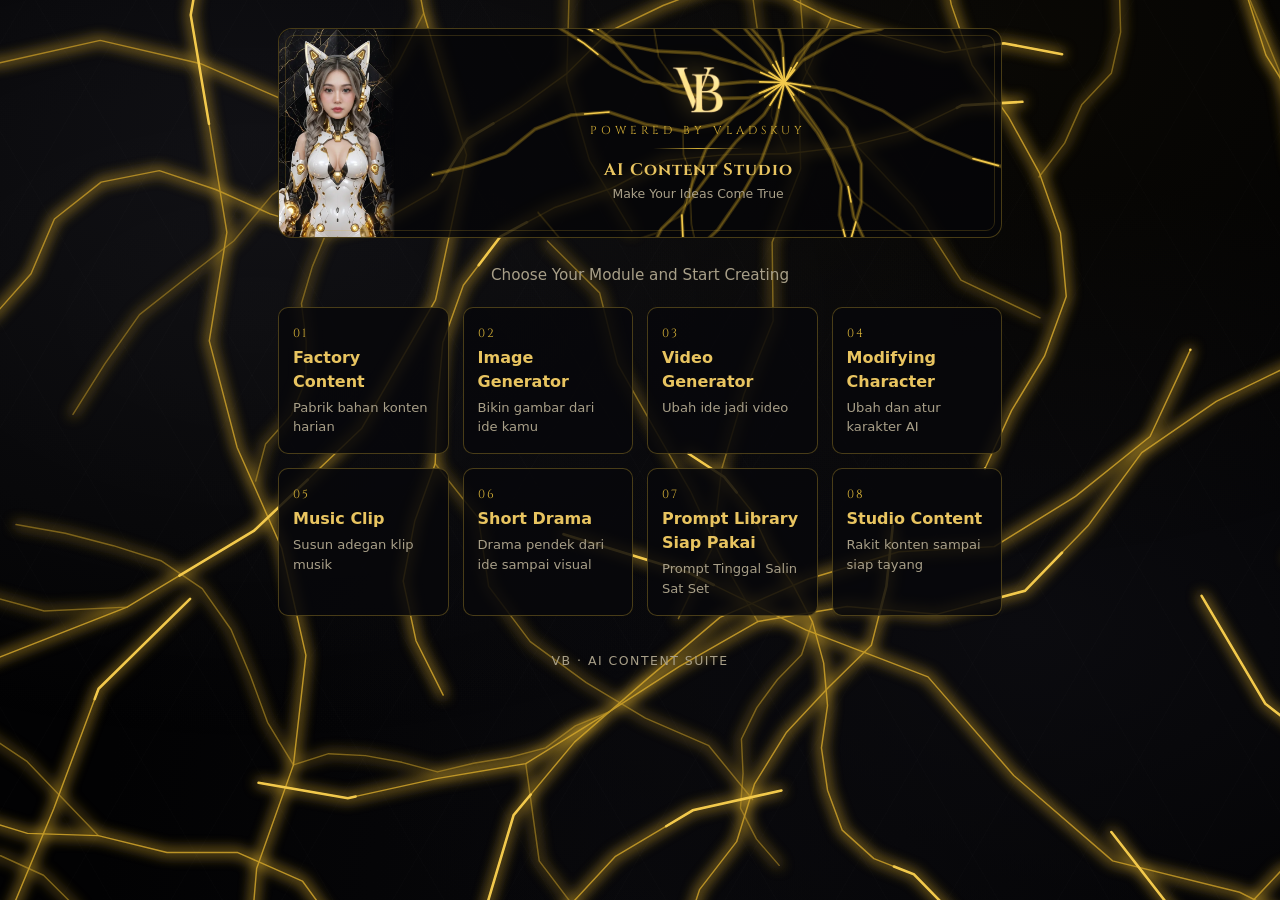
<file: index.html>
<!DOCTYPE html>
<html lang="id">
<head>
<meta charset="UTF-8">
<meta name="viewport" content="width=device-width, initial-scale=1">
<meta name="theme-color" content="#020203">
<title>VB | Powered by Vladskuy</title>
<link rel="preconnect" href="https://fonts.googleapis.com">
<link rel="preconnect" href="https://fonts.gstatic.com" crossorigin>
<link href="https://fonts.googleapis.com/css2?family=Cinzel:wght@500;700&display=swap" rel="stylesheet">
<link rel="stylesheet" href="style.css">
</head>
<body>
<main>
  <section class="banner" aria-label="VB Powered by Vladskuy">
    <svg class="bv" viewBox="0 0 400 200" preserveAspectRatio="xMidYMid slice" aria-hidden="true">
      <g class="bgl" id="bg2"></g><g class="bl" id="bl"></g><g class="bs" id="b0"></g><g class="bs b1" id="b1"></g>
    </svg>
    <img class="mascot" src="gambar/maskot.webp" alt="">
    <div class="bc">
      <img class="logo" src="gambar/logo.png" alt="VB">
      <div class="bn">POWERED BY VLADSKUY</div>
      <div class="rule"></div>
      <div class="tag">AI Content Studio</div>
      <div class="tag2">Make Your Ideas Come True</div>
    </div>
  </section>
  <p class="lead">Choose Your Module and Start Creating</p>
  <div class="grid" id="grid"></div>
  <footer>VB &middot; AI CONTENT SUITE</footer>
</main>
<script src="data.js"></script>
<script src="bg.js"></script>
<script>
MODULES.forEach((m, i) => {
  const a = document.createElement("a");
  a.className = "card"; a.href = "modul.html?m=" + (i + 1); a.style.setProperty("--i", i);
  a.innerHTML = "<small></small><strong></strong><span></span>";
  a.children[0].textContent = m.no; a.children[1].textContent = m.nama; a.children[2].textContent = m.desc;
  document.getElementById("grid").appendChild(a);
});
</script>
</body>
</html>
</file>
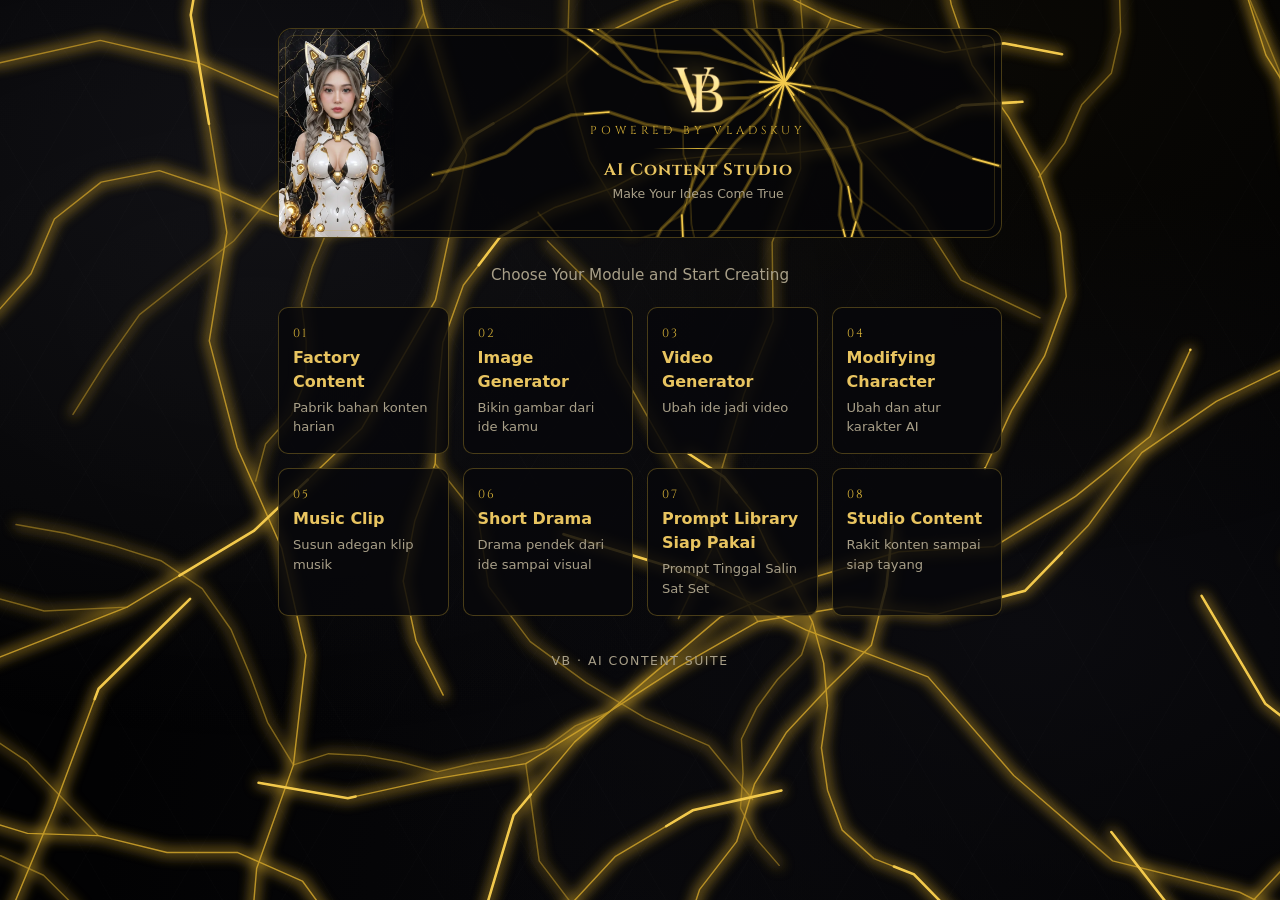
<file: modul.html>
<!DOCTYPE html>
<html lang="id">
<head>
<meta charset="UTF-8">
<meta name="viewport" content="width=device-width, initial-scale=1">
<meta name="theme-color" content="#020203">
<title>Modul | VB Vladskuy Tools</title>
<link rel="preconnect" href="https://fonts.googleapis.com">
<link rel="preconnect" href="https://fonts.gstatic.com" crossorigin>
<link href="https://fonts.googleapis.com/css2?family=Cinzel:wght@500;700&display=swap" rel="stylesheet">
<link rel="stylesheet" href="style.css">
</head>
<body>
<main>
  <a class="back" href="index.html">&lsaquo; Kembali ke beranda</a>
  <div class="mh"><small id="no"></small><h1 id="nm"></h1><p id="gn"></p></div>
  <div id="list"></div>
  <footer>VB &middot; AI CONTENT SUITE</footer>
</main>
<script src="data.js"></script>
<script src="bg.js"></script>
<script>
const idx = parseInt(new URLSearchParams(location.search).get("m"), 10) - 1;
const m = MODULES[idx];
if (!m) { location.replace("index.html"); }
else {
  document.title = m.nama + " | VB Vladskuy Tools";
  document.getElementById("no").textContent = "MODUL " + m.no;
  document.getElementById("nm").textContent = m.nama;
  document.getElementById("gn").textContent = m.guna;
  m.items.forEach((t, i) => {
    const ready = !!t.link;
    const el = document.createElement(ready ? "a" : "div");
    el.className = "row" + (ready ? "" : " soon");
    el.style.setProperty("--i", i);
    if (ready) el.href = t.link;
    el.innerHTML = '<div class="t"><strong></strong><span class="k"></span><span class="j"></span></div><span class="badge"></span>';
    el.querySelector("strong").textContent = t.nama;
    el.querySelector(".k").textContent = t.ket;
    el.querySelector(".j").textContent = t.tipe === "C" ? "GEMINI CANVAS" : "WEB VB";
    const b = el.querySelector(".badge");
    b.textContent = ready ? "READY" : "SOON";
    if (ready) b.classList.add("ok");
    document.getElementById("list").appendChild(el);
  });
}
</script>
</body>
</html>
</file>
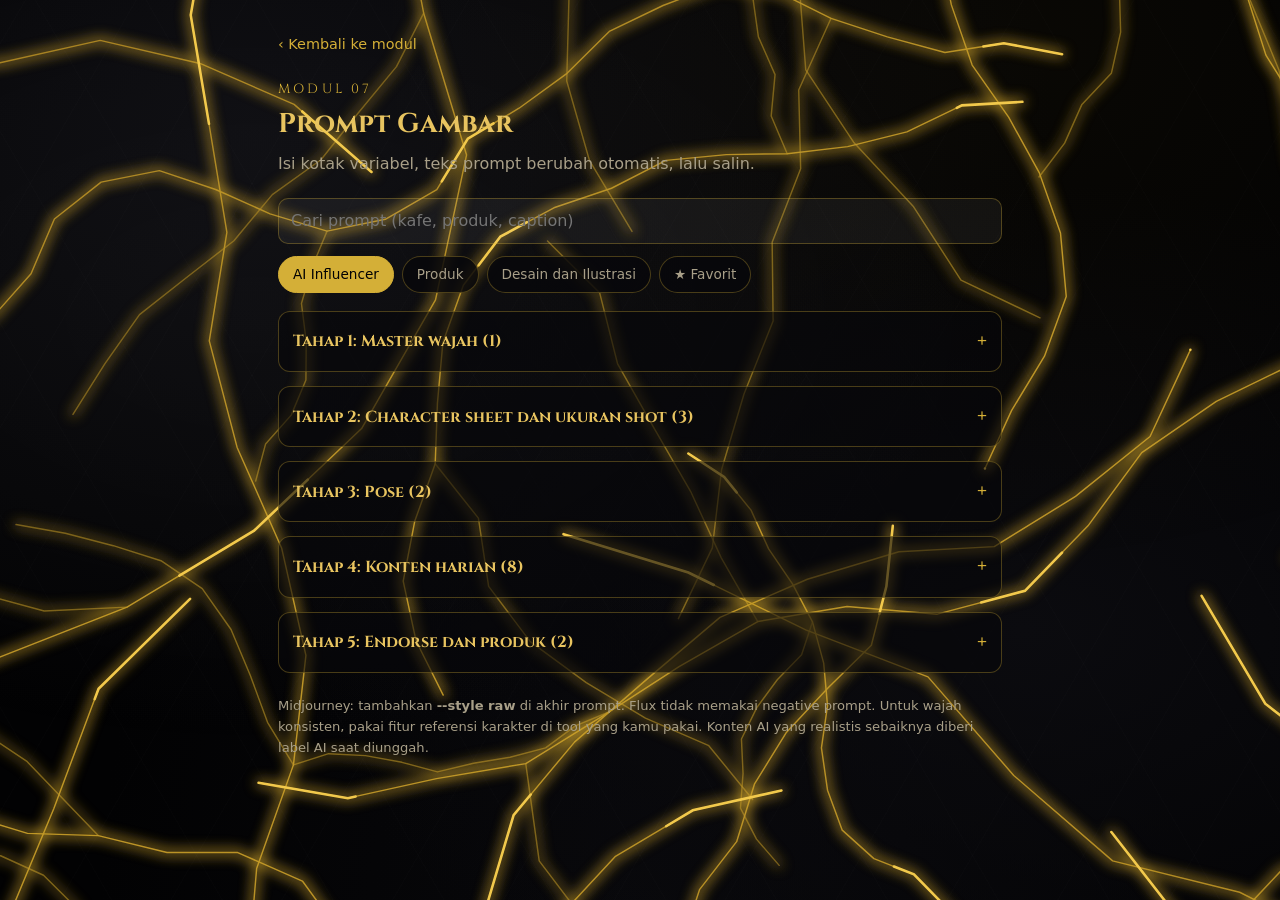
<file: prompt-library.html>
<!DOCTYPE html>
<html lang="id">
<head>
<meta charset="UTF-8">
<meta name="viewport" content="width=device-width, initial-scale=1">
<meta name="theme-color" content="#020203">
<title>Prompt Siap Pakai | VB Vladskuy Tools</title>
<link rel="preconnect" href="https://fonts.googleapis.com">
<link rel="preconnect" href="https://fonts.gstatic.com" crossorigin>
<link href="https://fonts.googleapis.com/css2?family=Cinzel:wght@500;700&display=swap" rel="stylesheet">
<link rel="stylesheet" href="style.css">
<style>
.chips{display:flex;flex-wrap:wrap;gap:8px;margin:0 0 18px}
.chip{font:inherit;font-size:.85rem;color:var(--muted);background:rgba(8,8,11,.84);border:1px solid var(--line);border-radius:999px;padding:7px 14px;cursor:pointer}
.chip[aria-pressed=true]{color:#020203;background:var(--gold);border-color:var(--gold)}
.card{padding:14px;margin-bottom:14px;border:1px solid var(--line);border-left:3px solid var(--gold);border-radius:10px;background:rgba(8,8,11,.84)}
.card h2{margin:0 0 6px;font-size:1.02rem;color:var(--gold2)}
.meta{display:flex;flex-wrap:wrap;gap:6px;margin-bottom:10px}
.tag{font-size:.74rem;color:var(--muted);border:1px solid var(--line);border-radius:6px;padding:1px 8px}
.out{white-space:pre-wrap;word-break:break-word;font-size:.88rem;line-height:1.55;padding:10px 12px;border-radius:8px;background:rgba(255,255,255,.04);margin:0 0 10px}
.fields{display:grid;gap:8px;margin-bottom:10px}
.fields label{display:grid;gap:3px;font-size:.78rem;color:var(--muted)}
.fields input{font:inherit;font-size:.9rem;color:var(--text);background:rgba(255,255,255,.05);border:1px solid var(--line);border-radius:8px;padding:8px 10px;min-width:0}
.fields input:focus-visible,.chip:focus-visible,.copy:focus-visible{outline:2px solid var(--gold2);outline-offset:2px}
.copy{font:inherit;font-weight:600;color:#020203;background:var(--gold);border:0;border-radius:8px;padding:9px 18px;cursor:pointer}
.note{margin:22px 0 0;font-size:.82rem;color:var(--muted);line-height:1.6}
.grp{margin:0 0 14px;border:1px solid var(--line);border-radius:12px;background:rgba(8,8,11,.6)}
.grp>summary{cursor:pointer;list-style:none;padding:14px;display:flex;justify-content:space-between;align-items:center;font-family:Cinzel,Georgia,serif;font-weight:700;color:var(--gold2)}
.grp>summary::-webkit-details-marker{display:none}
.grp>summary::after{content:"+";color:var(--gold);font-size:1.3rem}
.grp[open]>summary::after{content:"\2212"}
.grp>summary:focus-visible{outline:2px solid var(--gold2);outline-offset:-2px}
.grp>.card{margin:0 10px 12px}
.search{width:100%;font:inherit;color:var(--text);background:rgba(255,255,255,.05);border:1px solid var(--line);border-radius:10px;padding:10px 12px;margin:0 0 12px}
.search:focus-visible,.star:focus-visible,.next:focus-visible{outline:2px solid var(--gold2);outline-offset:2px}
.hd{display:flex;justify-content:space-between;align-items:flex-start;gap:8px}
.star{font:inherit;font-size:1.3rem;line-height:1;color:var(--gold);background:none;border:0;cursor:pointer;padding:0 2px}
.next{display:block;width:100%;margin-top:8px;font:inherit;font-size:.85rem;color:var(--gold2);background:none;border:1px solid var(--line);border-radius:8px;padding:8px 12px;cursor:pointer;text-align:left}
.flash{box-shadow:0 0 0 2px var(--gold2)}
@media(min-width:600px){.fields{grid-template-columns:1fr 1fr}}
</style>
</head>
<body>
<main>
  <a class="back" href="modul.html?m=7">&lsaquo; Kembali ke modul</a>
  <div class="mh"><small>MODUL 07</small><h1 id="h">Prompt Siap Pakai</h1><p>Isi kotak variabel, teks prompt berubah otomatis, lalu salin.</p></div>
  <input class="search" id="q" type="search" placeholder="Cari prompt (kafe, produk, caption)" aria-label="Cari prompt" autocomplete="off">
  <div class="chips" id="chips" role="group" aria-label="Kategori"></div>
  <div id="list"></div>
  <p class="note">Midjourney: tambahkan <b>--style raw</b> di akhir prompt. Flux tidak memakai negative prompt. Untuk wajah konsisten, pakai fitur referensi karakter di tool yang kamu pakai. Konten AI yang realistis sebaiknya diberi label AI saat diunggah.</p>
</main>
<script src="prompts.js"></script>
<script src="bg.js"></script>
<script>
/* KAT, SUB, TAHAP ada di prompts.js. Halaman terkunci ke satu cabang (?k=). */
const P=new URLSearchParams(location.search);
let br=P.get("k");if(!KAT[br])br="gambar";
let col="",q="",fav=false,jump=null;
const RE=/\[([^\]]+)\]/g;
const split=x=>{const i=x.search(/,\s*misal:/i);return i<0?[x.trim(),""]:[x.slice(0,i).trim(),x.slice(i).replace(/^,\s*misal:\s*/i,"").trim()]};
const el=(t,c,x)=>{const e=document.createElement(t);if(c)e.className=c;if(x!=null)e.textContent=x;return e};
const pid=d=>d.k+":"+d.judul;
let favs=[];try{favs=JSON.parse(localStorage.getItem("vb-fav")||"[]")}catch(e){}
const saveFav=()=>{try{localStorage.setItem("vb-fav",JSON.stringify(favs))}catch(e){}};
const keys=Object.keys(SUB),sub=d=>SUB[d.s]?d.s:keys[0];
const inBr=PROMPTS.filter(d=>d.k===br),cols=keys.filter(s=>inBr.some(d=>sub(d)===s));
col=cols[0];
const jn=P.get("j"),tj=jn&&inBr.find(x=>x.judul===jn);
if(tj){col=sub(tj);jump=pid(tj)}
document.getElementById("h").textContent="Prompt "+KAT[br];
document.title="Prompt "+KAT[br]+" | VB Vladskuy Tools";
const sq=document.getElementById("q");

function copyText(t){
  if(navigator.clipboard&&window.isSecureContext)return navigator.clipboard.writeText(t);
  return new Promise((ok,no)=>{const a=el("textarea");a.value=t;a.style.cssText="position:fixed;opacity:0";document.body.appendChild(a);a.select();
    try{document.execCommand("copy")?ok():no()}catch(e){no(e)}a.remove()});
}

function card(d){
  const c=el("article","card"),vals={},labels=[],ph={};
  c.dataset.id=pid(d);
  for(const m of d.p.matchAll(RE)){const [l,e]=split(m[1]);if(!(l in ph)){labels.push(l);ph[l]=e}}
  const hd=el("div","hd"),st=el("button","star",favs.includes(pid(d))?"★":"☆");
  st.type="button";st.setAttribute("aria-label","Favorit");
  st.addEventListener("click",()=>{const i=favs.indexOf(pid(d));if(i<0)favs.push(pid(d));else favs.splice(i,1);saveFav();st.textContent=i<0?"★":"☆";if(fav)draw()});
  hd.append(el("h2","",d.judul),st);c.appendChild(hd);
  const meta=el("div","meta");
  [...(q||fav?[SUB[sub(d)]]:[]),...d.tool,d.lv].forEach(x=>meta.appendChild(el("span","tag",x)));
  c.appendChild(meta);
  const out=el("div","out");
  const render=()=>{out.textContent=d.p.replace(RE,(m,x)=>{const v=(vals[split(x)[0]]||"").trim();return v||m})};
  const f=el("div","fields");
  labels.forEach(l=>{
    const lb=el("label","",l),i=el("input");
    i.type="text";i.placeholder=ph[l]||"Isi di sini";i.autocomplete="off";
    i.addEventListener("input",()=>{vals[l]=i.value;render()});
    lb.appendChild(i);f.appendChild(lb);
  });
  render();
  const b=el("button","copy","Salin prompt");b.type="button";
  b.addEventListener("click",()=>copyText(out.textContent).then(()=>{b.textContent="Tersalin";setTimeout(()=>b.textContent="Salin prompt",1500)},()=>{b.textContent="Gagal, salin manual";setTimeout(()=>b.textContent="Salin prompt",2000)}));
  c.append(out,f,b);
  const t=d.next&&PROMPTS.find(x=>x.judul===d.next);
  if(t){const n=el("button","next","Lanjut ke: "+t.judul+(t.k!==br?" ("+KAT[t.k]+")":""));n.type="button";
    n.addEventListener("click",()=>{
      if(t.k!==br){location.href="prompt-library.html?k="+t.k+"&j="+encodeURIComponent(t.judul);return}
      q="";sq.value="";fav=false;col=sub(t);jump=pid(t);draw()});
    c.appendChild(n)}
  return c;
}

function panel(title,rows,open,list){
  if(!rows.length)return;
  const dt=el("details","grp");
  dt.appendChild(el("summary","",title+" ("+rows.length+")"));
  rows.forEach(d=>dt.appendChild(card(d)));
  dt.open=open;list.appendChild(dt);
}

function draw(){
  const list=document.getElementById("list");list.textContent="";
  const t=q.trim().toLowerCase(),open=!!t||fav;
  const rows=inBr.filter(d=>(fav?favs.includes(pid(d)):(t||sub(d)===col))&&(!t||(d.judul+" "+d.tool.join(" ")+" "+d.p).toLowerCase().includes(t)));
  panel(fav?"Favorit":t?"Hasil pencarian":SUB[col],rows.filter(d=>!d.t),open,list);
  TAHAP.forEach((n,i)=>panel(n,rows.filter(d=>d.t===i+1),open,list));
  if(!rows.length)list.appendChild(el("p","note",fav&&!t?"Belum ada favorit. Tap ☆ di kartu prompt.":"Tidak ada prompt yang cocok."));
  document.querySelectorAll(".chip").forEach(x=>x.setAttribute("aria-pressed",x.dataset.k===(fav?"fav":col)));
  if(jump){const e=list.querySelector('[data-id="'+CSS.escape(jump)+'"]');jump=null;
    if(e){const dt=e.closest("details");if(dt)dt.open=true;e.scrollIntoView({block:"start"});e.classList.add("flash");setTimeout(()=>e.classList.remove("flash"),1800)}}
}
sq.addEventListener("input",e=>{q=e.target.value;draw()});
const chips=document.getElementById("chips");
[...cols.map(s=>[s,SUB[s]]),["fav","★ Favorit"]].forEach(([k,n])=>{
  const b=el("button","chip",n);b.type="button";b.dataset.k=k;
  b.addEventListener("click",()=>{q="";sq.value="";if(k==="fav")fav=true;else{fav=false;col=k}draw()});
  chips.appendChild(b);
});
draw();
</script>
</body>
</html>
</file>
<file: style.css>
:root{--gold:#d4af37;--gold2:#e8c460;--text:#ece6d6;--muted:#a89f88;--line:rgba(212,175,55,.32)}
*{box-sizing:border-box;-webkit-tap-highlight-color:transparent}
html{background:#020203}
body{margin:0;color:var(--text);font-family:system-ui,-apple-system,"Segoe UI",Roboto,sans-serif;line-height:1.5;min-height:100vh}
a{color:inherit;text-decoration:none}
.bg{position:fixed;inset:0;z-index:-1;overflow:hidden;background:radial-gradient(ellipse at 20% 15%,#0e0e12 0,transparent 55%),radial-gradient(ellipse at 80% 70%,#0b0b0f 0,transparent 50%),radial-gradient(ellipse at 50% 105%,#08080b 0,transparent 60%),#020203}
.bg::before{content:"";position:absolute;inset:-25%;will-change:transform;background:radial-gradient(ellipse at 30% 40%,rgba(255,255,255,.025) 0,transparent 40%),radial-gradient(ellipse at 70% 20%,rgba(212,175,55,.04) 0,transparent 35%);animation:drift 40s ease-in-out infinite alternate}
.bg::after{content:"";position:absolute;inset:0;background:repeating-linear-gradient(60deg,rgba(255,255,255,.01) 0 1px,transparent 1px 96px),repeating-linear-gradient(-60deg,rgba(255,255,255,.01) 0 1px,transparent 1px 96px)}
.bg svg{position:absolute;inset:0;width:100%;height:100%}
.gl{will-change:opacity;animation:pulse 6s ease-in-out infinite}
.sp{will-change:transform}
.line{fill:none;stroke:url(#g);stroke-width:.45;stroke-linecap:round;stroke-linejoin:round;opacity:.85}
.glow{fill:none;stroke:#d4a72c;stroke-width:1.6;stroke-linecap:round;stroke-linejoin:round}
.spark{fill:none;stroke:#f2c94c;stroke-width:.8;stroke-linecap:round;stroke-dasharray:64 436;animation:run 2s linear infinite}
@keyframes run{from{stroke-dashoffset:500}to{stroke-dashoffset:0}}
@keyframes pulse{0%,100%{opacity:.35}50%{opacity:.8}}
@keyframes drift{to{transform:translate3d(4%,3%,0) scale(1.08)}}
@keyframes rise{from{opacity:0;transform:translateY(14px)}}
main{max-width:760px;margin:0 auto;padding:28px 18px 56px}
.lead{text-align:center;color:var(--muted);margin:0 0 20px;font-size:.95rem}
.banner{position:relative;display:flex;align-items:center;height:210px;margin-bottom:26px;overflow:hidden;border:1px solid var(--line);border-radius:14px;background:rgba(5,5,8,.8);animation:rise .7s both}
.banner::before{content:"";position:absolute;inset:6px;border:1px solid rgba(212,175,55,.2);border-radius:9px;pointer-events:none;z-index:3}
.banner::after{content:"";position:absolute;top:0;bottom:0;left:0;width:38%;pointer-events:none;z-index:4;background:linear-gradient(100deg,transparent,rgba(232,196,96,.16),transparent);transform:translateX(-160%) skewX(-18deg);animation:sweep 7s ease-in-out infinite}
@keyframes sweep{0%,55%{transform:translateX(-160%) skewX(-18deg)}100%{transform:translateX(380%) skewX(-18deg)}}
.bv{position:absolute;inset:0;width:100%;height:100%;z-index:1}
.bl{fill:none;stroke:#c9a227;stroke-width:.5;stroke-linecap:round;stroke-linejoin:round;opacity:.8}
.bgl{fill:none;stroke:#d4a72c;stroke-width:2.2;stroke-linecap:round;opacity:.22}
.bs{fill:none;stroke:#f2c94c;stroke-width:.9;stroke-linecap:round;stroke-dasharray:64 436;animation:run 1.8s linear infinite}
.bs.b1{animation-duration:2.2s;animation-delay:-.9s}
.mascot{position:relative;z-index:2;height:100%;width:auto;max-width:44%;object-fit:contain;object-position:left bottom;align-self:flex-end;-webkit-mask-image:linear-gradient(90deg,#000 82%,transparent);mask-image:linear-gradient(90deg,#000 82%,transparent)}
.bc{position:relative;z-index:2;flex:1;text-align:center;padding:0 14px}
.logo{display:block;margin:0 auto 6px;height:54px;width:auto;filter:drop-shadow(0 0 12px rgba(212,175,55,.45))}
.bn{font-family:Cinzel,Georgia,serif;font-size:.72rem;letter-spacing:.34em;color:var(--gold)}
.rule{width:90px;height:1px;margin:9px auto;background:linear-gradient(90deg,transparent,var(--gold),transparent)}
.tag{font-family:Cinzel,Georgia,serif;font-weight:700;font-size:1.05rem;letter-spacing:.06em;color:var(--gold2)}
.tag2{color:var(--muted);font-size:.78rem;margin-top:2px}
.grid{display:grid;grid-template-columns:repeat(2,1fr);gap:12px}
@media(min-width:720px){.grid{grid-template-columns:repeat(4,1fr);gap:14px}}
.card{display:flex;flex-direction:column;gap:4px;min-height:118px;padding:16px 14px;border:1px solid var(--line);border-radius:10px;background:rgba(8,8,11,.84);transition:border-color .25s,box-shadow .25s,transform .25s;animation:rise .6s both;animation-delay:calc(var(--i)*60ms + 150ms)}
.card small{font-family:Cinzel,Georgia,serif;color:var(--gold);letter-spacing:.2em;font-size:.75rem}
.card strong{font-size:1rem;font-weight:600;color:var(--gold2)}
.card span{color:var(--muted);font-size:.82rem}
.card:hover,.card:focus-visible{border-color:var(--gold);box-shadow:0 0 22px rgba(212,175,55,.22);transform:translateY(-2px);outline:none}
footer{text-align:center;color:var(--muted);font-size:.78rem;margin-top:36px;letter-spacing:.12em}
.back{display:inline-block;color:var(--gold);font-size:.9rem;padding:6px 0;margin-bottom:14px}
.mh{margin-bottom:22px;animation:rise .6s both}
.mh small{font-family:Cinzel,Georgia,serif;color:var(--gold);letter-spacing:.24em}
.mh h1{font-family:Cinzel,Georgia,serif;font-size:1.7rem;margin:4px 0 8px;color:var(--gold2)}
.mh p{margin:0;color:var(--muted)}
.row{display:flex;align-items:center;gap:12px;padding:14px;margin-bottom:10px;border:1px solid var(--line);border-left:3px solid var(--gold);border-radius:10px;background:rgba(8,8,11,.84);animation:rise .6s both;animation-delay:calc(var(--i)*60ms + 120ms)}
.row .t{flex:1;min-width:0}
.row strong{display:block;color:var(--gold2)}
.row .k{display:block;color:var(--muted);font-size:.84rem}
.row .j{display:block;color:var(--muted);font-size:.72rem;letter-spacing:.08em;margin-top:2px}
.badge{font-size:.7rem;font-weight:700;letter-spacing:.1em;padding:4px 9px;border-radius:20px;border:1px solid var(--line);color:var(--muted);white-space:nowrap}
.badge.ok{color:#08080b;background:var(--gold);border-color:var(--gold)}
a.row:hover,a.row:focus-visible{border-color:var(--gold);box-shadow:0 0 18px rgba(212,175,55,.2);outline:none}
.row.soon{opacity:.6}
@media(prefers-reduced-motion:reduce){*,*::before,*::after{animation:none!important;transition:none!important}}
</file>
